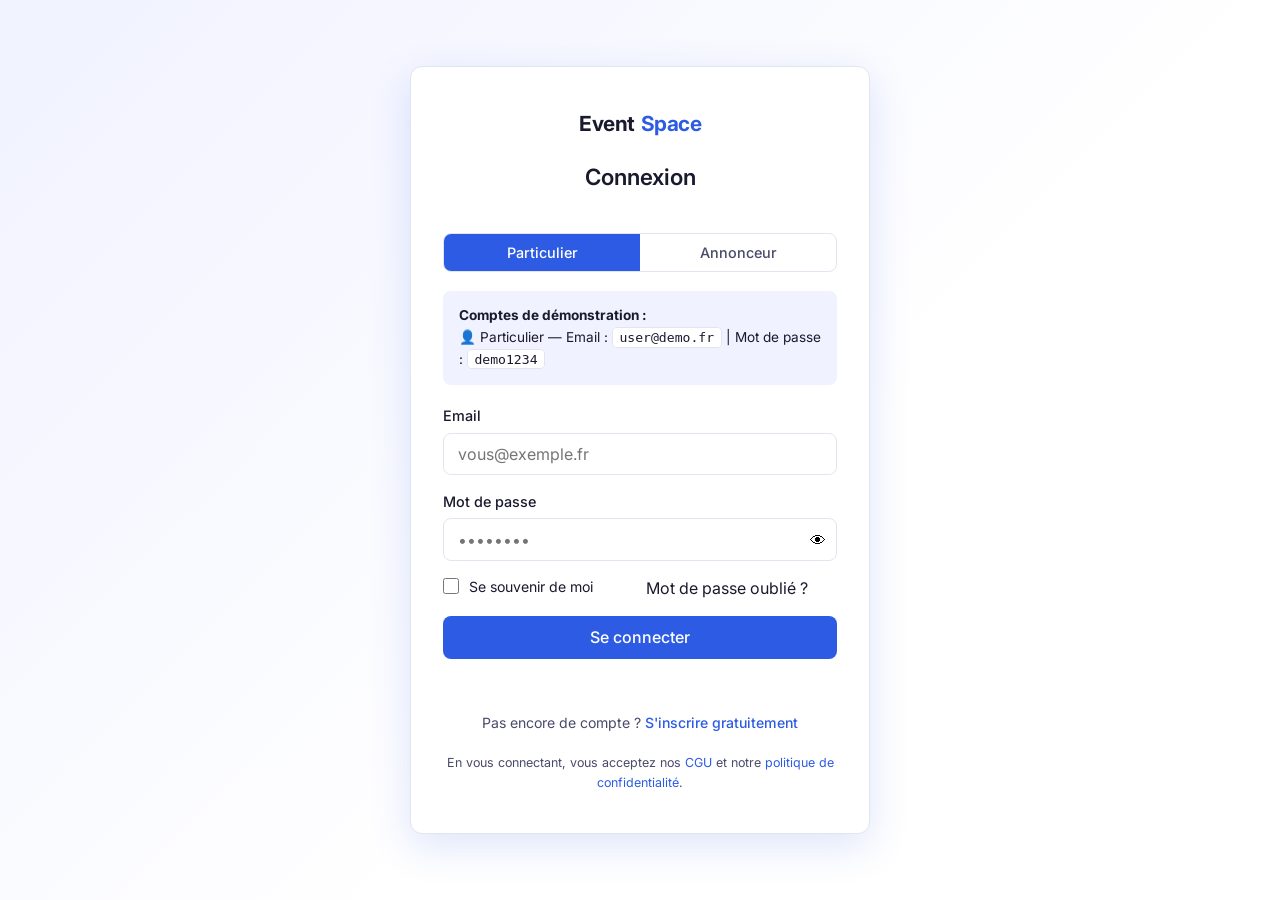
<file: dashboard-annonceur.html>
<!DOCTYPE html>
<html lang="fr">
<head>
  <meta charset="UTF-8" />
  <meta name="viewport" content="width=device-width, initial-scale=1.0" />
  <title>EventSpace – Espace Annonceur</title>
  <link rel="stylesheet" href="css/style.css" />
  <link href="https://fonts.googleapis.com/css2?family=Inter:wght@300;400;500;600;700&display=swap" rel="stylesheet" />
</head>
<body>
  <nav id="navbar">
    <div class="nav-inner">
      <a class="logo" href="index.html">Event<span>Space</span></a>
      <div class="nav-links">
        <a href="dashboard-annonceur.html" class="active">Tableau de bord</a>
      </div>
      <div class="nav-actions">
        <span class="nav-user" id="navUserName"></span>
        <span class="badge-annonceur">Annonceur</span>
        <button class="btn btn-ghost" onclick="logout()">Déconnexion</button>
        <button class="burger" id="burger">&#9776;</button>
      </div>
    </div>
  </nav>

  <div class="dashboard">
    <aside class="dash-sidebar">
      <div class="dash-avatar" id="dashAvatar"></div>
      <nav class="dash-nav">
        <a href="#overview" class="dash-link active" data-section="overview">📊 Vue d'ensemble</a>
        <a href="#mes-lieux" class="dash-link" data-section="mes-lieux">🏠 Mes lieux</a>
        <a href="#calendrier" class="dash-link" data-section="calendrier">📅 Calendrier</a>
        <a href="#demandes" class="dash-link" data-section="demandes">📨 Demandes</a>
        <a href="#avis" class="dash-link" data-section="avis">⭐ Avis</a>
        <a href="#finances" class="dash-link" data-section="finances">💰 Finances</a>
        <a href="#profil-ann" class="dash-link" data-section="profil-ann">👤 Profil</a>
        <a href="#legal-ann" class="dash-link" data-section="legal-ann">📋 Légal & RGPD</a>
      </nav>
    </aside>

    <main class="dash-content">
      <!-- OVERVIEW -->
      <section id="overview" class="dash-section active">
        <h2>Vue d'ensemble</h2>
        <div class="kpi-grid">
          <div class="kpi"><strong id="kpiViews">0</strong><span>Vues ce mois</span></div>
          <div class="kpi"><strong id="kpiBookings">0</strong><span>Réservations</span></div>
          <div class="kpi"><strong id="kpiRevenue">0 €</strong><span>Revenus</span></div>
          <div class="kpi"><strong id="kpiRating">—</strong><span>Note moyenne</span></div>
        </div>
        <div id="overviewDemandes"></div>
      </section>

      <!-- MES LIEUX -->
      <section id="mes-lieux" class="dash-section">
        <div class="section-header">
          <h2>Mes lieux</h2>
          <button class="btn btn-primary" onclick="openAddVenue()">+ Ajouter un lieu</button>
        </div>
        <div class="venues-grid" id="annVenuesList"></div>

        <!-- MODAL AJOUT LIEU -->
        <div class="modal-overlay" id="addVenueModal">
          <div class="modal">
            <h3>Ajouter / Modifier un lieu</h3>
            <button class="modal-close" onclick="closeAddVenue()">✕</button>
            <form id="venueForm" onsubmit="saveVenue(event)">
              <label>Nom du lieu <input type="text" id="vName" required /></label>
              <label>Adresse <input type="text" id="vAddress" required /></label>
              <label>Description <textarea id="vDesc" rows="3" required></textarea></label>
              <div class="form-row">
                <label>Prix €/h <input type="number" id="vPrice" required min="1" /></label>
                <label>Capacité max <input type="number" id="vCap" required min="1" /></label>
              </div>
              <label>Type
                <select id="vType">
                  <option>Salle de réception</option>
                  <option>Jardin / Espace extérieur</option>
                  <option>Rooftop</option>
                  <option>Loft / Studio</option>
                  <option>Château / Manoir</option>
                  <option>Salle de réunion</option>
                  <option>Autre</option>
                </select>
              </label>
              <label>Équipements (séparés par virgule)
                <input type="text" id="vAmenities" placeholder="Sono, Climatisation, Parking…" />
              </label>
              <label>URL Image principale
                <input type="url" id="vImg" placeholder="https://…" />
              </label>
              <label class="checkbox"><input type="checkbox" id="vPublished" checked /> Publier immédiatement</label>
              <button type="submit" class="btn btn-primary full">Enregistrer</button>
            </form>
          </div>
        </div>
      </section>

      <!-- CALENDRIER -->
      <section id="calendrier" class="dash-section">
        <h2>Calendrier des disponibilités</h2>
        <div class="calendar-nav">
          <button onclick="prevMonth()">◀</button>
          <h3 id="calTitle"></h3>
          <button onclick="nextMonth()">▶</button>
        </div>
        <div class="calendar" id="calGrid"></div>
        <p class="cal-legend"><span class="cal-available"></span> Disponible &nbsp; <span class="cal-booked"></span> Réservé &nbsp; <span class="cal-blocked"></span> Bloqué</p>
      </section>

      <!-- DEMANDES -->
      <section id="demandes" class="dash-section">
        <h2>Demandes de réservation</h2>
        <div id="demandesList"></div>
      </section>

      <!-- AVIS -->
      <section id="avis" class="dash-section">
        <h2>Avis clients</h2>
        <div id="avisList"></div>
      </section>

      <!-- FINANCES -->
      <section id="finances" class="dash-section">
        <h2>Finances</h2>
        <div class="kpi-grid">
          <div class="kpi"><strong id="finTotal">0 €</strong><span>Total encaissé</span></div>
          <div class="kpi"><strong id="finPending">0 €</strong><span>En attente</span></div>
          <div class="kpi"><strong id="finCommission">0 €</strong><span>Commission EventSpace (8%)</span></div>
        </div>
        <p class="legal-note">Conformément à la réglementation fiscale française, un récapitulatif annuel de vos revenus vous sera adressé avant le 31 janvier de chaque année. TVA applicable selon votre statut (art. 293B CGI si micro-entreprise).</p>
        <button class="btn btn-outline" onclick="downloadInvoices()">📥 Télécharger les factures</button>
      </section>

      <!-- PROFIL ANNONCEUR -->
      <section id="profil-ann" class="dash-section">
        <h2>Profil annonceur</h2>
        <form onsubmit="saveAnnProfile(event)">
          <div class="form-row">
            <label>Prénom <input type="text" id="annFirst" /></label>
            <label>Nom <input type="text" id="annLast" /></label>
          </div>
          <label>Email <input type="email" id="annEmail" /></label>
          <label>Téléphone <input type="tel" id="annPhone" /></label>
          <label>SIRET <input type="text" id="annSiret" maxlength="17" /></label>
          <label>RIB / IBAN (pour les versements)
            <input type="text" id="annIban" placeholder="FR76…" />
          </label>
          <button type="submit" class="btn btn-primary">Enregistrer</button>
        </form>
      </section>

      <!-- LEGAL RGPD ANNONCEUR -->
      <section id="legal-ann" class="dash-section">
        <h2>Légal & RGPD</h2>
        <div class="legal-block">
          <h3>Responsabilités de l'annonceur</h3>
          <ul>
            <li>Vous certifiez être propriétaire ou mandataire autorisé du lieu déclaré.</li>
            <li>Les informations publiées doivent être exactes, complètes et à jour.</li>
            <li>Vous êtes responsable du respect des réglementations locales (ERP, incendie, capacité).</li>
            <li>Toute annulation tardive (moins de 48h) est soumise aux pénalités définies dans les CGV.</li>
          </ul>
        </div>
        <div class="legal-block">
          <h3>Traitement des données (RGPD)</h3>
          <p>En tant que responsable de traitement conjoint, vous vous engagez à traiter les données des réservataires uniquement dans le cadre de la prestation et à ne pas les céder à des tiers. Base légale : exécution du contrat (art. 6.1.b RGPD).</p>
        </div>
        <div class="rgpd-actions">
          <button class="btn btn-outline" onclick="exportAnnData()">📥 Exporter mes données</button>
          <button class="btn btn-danger" onclick="requestAnnDeletion()">🗑️ Supprimer mon compte annonceur</button>
        </div>
      </section>
    </main>
  </div>

  <script src="js/data.js"></script>
  <script src="js/dashboard-annonceur.js"></script>
</body>
</html>
</file>
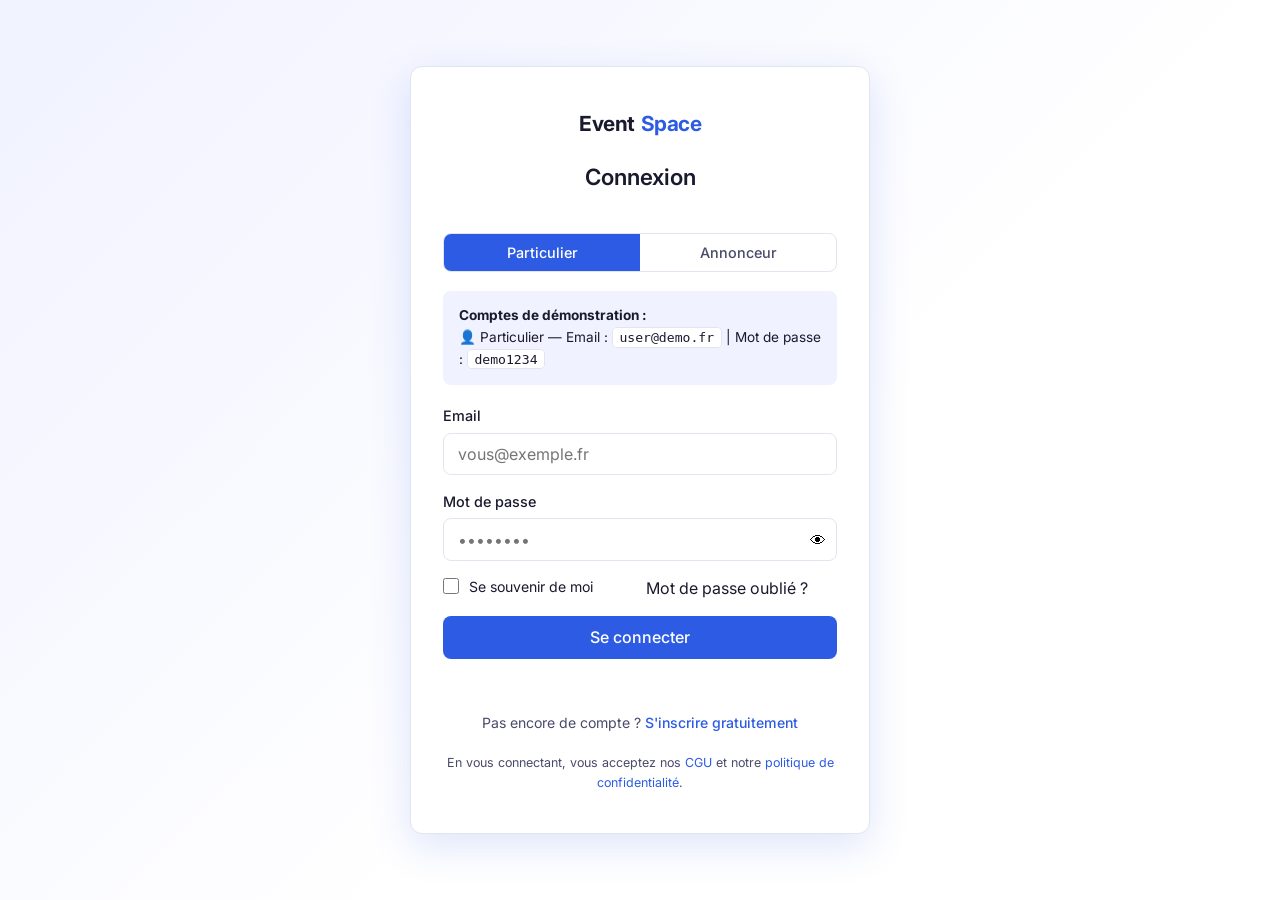
<file: dashboard-particulier.html>
<!DOCTYPE html>
<html lang="fr">
<head>
  <meta charset="UTF-8" />
  <meta name="viewport" content="width=device-width, initial-scale=1.0" />
  <title>EventSpace – Mon espace</title>
  <link rel="stylesheet" href="css/style.css" />
  <link href="https://fonts.googleapis.com/css2?family=Inter:wght@300;400;500;600;700&display=swap" rel="stylesheet" />
</head>
<body>
  <nav id="navbar">
    <div class="nav-inner">
      <a class="logo" href="index.html">Event<span>Space</span></a>
      <div class="nav-links">
        <a href="search.html">Chercher un lieu</a>
        <a href="dashboard-particulier.html" class="active">Mon espace</a>
      </div>
      <div class="nav-actions">
        <span class="nav-user" id="navUserName"></span>
        <button class="btn btn-ghost" onclick="logout()">Déconnexion</button>
        <button class="burger" id="burger">&#9776;</button>
      </div>
    </div>
  </nav>

  <div class="dashboard">
    <aside class="dash-sidebar">
      <div class="dash-avatar" id="dashAvatar"></div>
      <nav class="dash-nav">
        <a href="#reservations" class="dash-link active" data-section="reservations">📅 Mes réservations</a>
        <a href="#favoris" class="dash-link" data-section="favoris">❤️ Mes favoris</a>
        <a href="#messages" class="dash-link" data-section="messages">💬 Messages</a>
        <a href="#profil" class="dash-link" data-section="profil">👤 Mon profil</a>
        <a href="#securite" class="dash-link" data-section="securite">🔒 Sécurité</a>
        <a href="#rgpd" class="dash-link" data-section="rgpd">📋 Mes données (RGPD)</a>
      </nav>
    </aside>

    <main class="dash-content">
      <!-- RESERVATIONS -->
      <section id="reservations" class="dash-section active">
        <h2>Mes réservations</h2>
        <div id="reservationsList"></div>
        <a href="search.html" class="btn btn-primary">+ Nouvelle réservation</a>
      </section>

      <!-- FAVORIS -->
      <section id="favoris" class="dash-section">
        <h2>Mes lieux favoris</h2>
        <div class="venues-grid" id="favorisList"></div>
      </section>

      <!-- MESSAGES -->
      <section id="messages" class="dash-section">
        <h2>Messages</h2>
        <div class="messages-list" id="messagesList"></div>
      </section>

      <!-- PROFIL -->
      <section id="profil" class="dash-section">
        <h2>Mon profil</h2>
        <form onsubmit="saveProfile(event)">
          <div class="form-row">
            <label>Prénom <input type="text" id="profileFirst" /></label>
            <label>Nom <input type="text" id="profileLast" /></label>
          </div>
          <label>Email <input type="email" id="profileEmail" /></label>
          <label>Téléphone <input type="tel" id="profilePhone" /></label>
          <button type="submit" class="btn btn-primary">Enregistrer</button>
        </form>
      </section>

      <!-- SECURITE -->
      <section id="securite" class="dash-section">
        <h2>Sécurité</h2>
        <form onsubmit="changePassword(event)">
          <label>Mot de passe actuel <input type="password" id="curPass" /></label>
          <label>Nouveau mot de passe <input type="password" id="newPass" minlength="8" /></label>
          <label>Confirmer <input type="password" id="confirmPass" /></label>
          <button type="submit" class="btn btn-primary">Mettre à jour</button>
          <p id="passMsg" class="form-success"></p>
        </form>
        <hr/>
        <h3>Double authentification</h3>
        <p>Renforcez la sécurité de votre compte avec la 2FA (fonctionnalité disponible prochainement).</p>
      </section>

      <!-- RGPD -->
      <section id="rgpd" class="dash-section">
        <h2>Mes données personnelles (RGPD)</h2>
        <p>Conformément au <strong>Règlement Général sur la Protection des Données (RGPD – UE 2016/679)</strong>, vous disposez des droits suivants :</p>
        <ul class="rgpd-list">
          <li>✅ <strong>Droit d'accès</strong> – Téléchargez l'intégralité de vos données</li>
          <li>✏️ <strong>Droit de rectification</strong> – Modifiez vos informations dans l'onglet Profil</li>
          <li>🗑️ <strong>Droit à l'effacement</strong> – Demandez la suppression de votre compte</li>
          <li>📤 <strong>Droit à la portabilité</strong> – Exportez vos données en JSON/CSV</li>
          <li>🚫 <strong>Droit d'opposition</strong> – Opposez-vous au traitement à des fins marketing</li>
        </ul>
        <div class="rgpd-actions">
          <button class="btn btn-outline" onclick="exportData()">📥 Exporter mes données (JSON)</button>
          <button class="btn btn-danger" onclick="requestDeletion()">🗑️ Supprimer mon compte</button>
        </div>
        <p class="legal-note">Pour toute demande relative à vos droits, contactez notre DPO : <a href="mailto:dpo@eventspace.fr">dpo@eventspace.fr</a> — Réponse sous 30 jours maximum.</p>
      </section>
    </main>
  </div>

  <script src="js/data.js"></script>
  <script src="js/dashboard-particulier.js"></script>
</body>
</html>
</file>
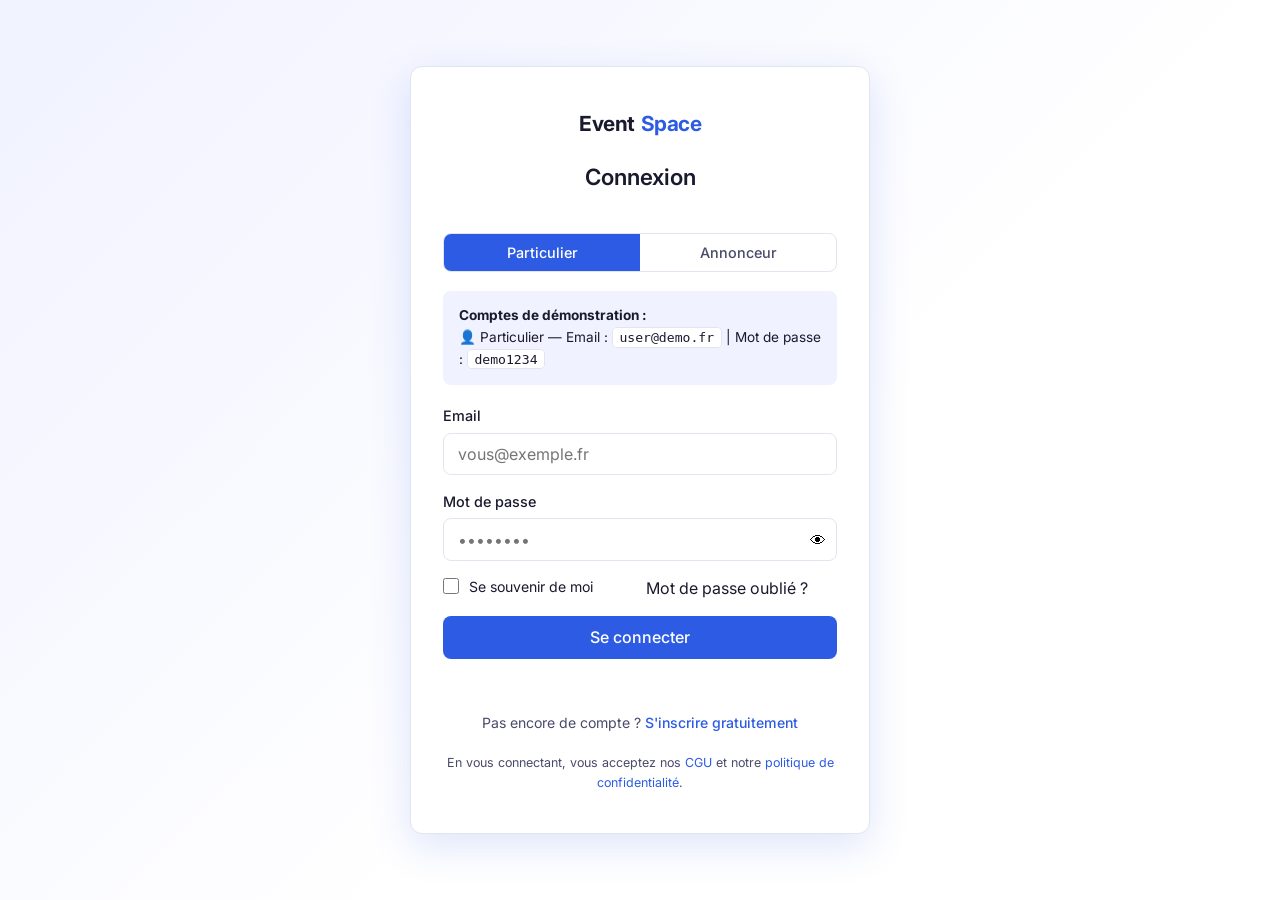
<file: login.html>
<!DOCTYPE html>
<html lang="fr">
<head>
  <meta charset="UTF-8" />
  <meta name="viewport" content="width=device-width, initial-scale=1.0" />
  <title>EventSpace – Connexion</title>
  <link rel="stylesheet" href="css/style.css" />
  <link href="https://fonts.googleapis.com/css2?family=Inter:wght@300;400;500;600;700&family=Bricolage+Grotesque:opsz,wght@12..96,700;12..96,800&display=swap" rel="stylesheet" />
</head>
<body class="auth-page">
  <div class="auth-container">
    <a class="logo" href="index.html">Event<span>Space</span></a>
    <h2>Connexion</h2>

    <div class="tab-switch">
      <button class="tab active" data-tab="particulier" onclick="switchTab('particulier')">Particulier</button>
      <button class="tab" data-tab="annonceur" onclick="switchTab('annonceur')">Annonceur</button>
    </div>

    <div class="demo-info" id="demoInfo">
      <strong>Comptes de démonstration :</strong><br/>
      <span id="demoHint">👤 Particulier — Email : <code>user@demo.fr</code> | Mot de passe : <code>demo1234</code></span>
    </div>

    <form id="loginForm" onsubmit="handleLogin(event)">
      <label>Email
        <input type="email" id="loginEmail" required placeholder="vous@exemple.fr" autocomplete="email" />
      </label>
      <label>Mot de passe
        <div class="pass-wrap">
          <input type="password" id="loginPass" required placeholder="••••••••" autocomplete="current-password" />
          <button type="button" class="eye-btn" onclick="togglePass('loginPass')">👁</button>
        </div>
      </label>
      <div class="form-row">
        <label class="checkbox"><input type="checkbox" id="rememberMe" /> Se souvenir de moi</label>
        <a href="#" class="link-small">Mot de passe oublié ?</a>
      </div>
      <button type="submit" class="btn btn-primary full">Se connecter</button>
      <p id="loginError" class="form-error"></p>
    </form>
    <p class="auth-switch">Pas encore de compte ? <a href="register.html">S'inscrire gratuitement</a></p>

    <div class="legal-note">
      En vous connectant, vous acceptez nos <a href="#">CGU</a> et notre <a href="#">politique de confidentialité</a>.
    </div>
  </div>

  <script src="js/data.js"></script>
  <script src="js/store.js"></script>
  <script src="js/auth.js"></script>
</body>
</html>
</file>
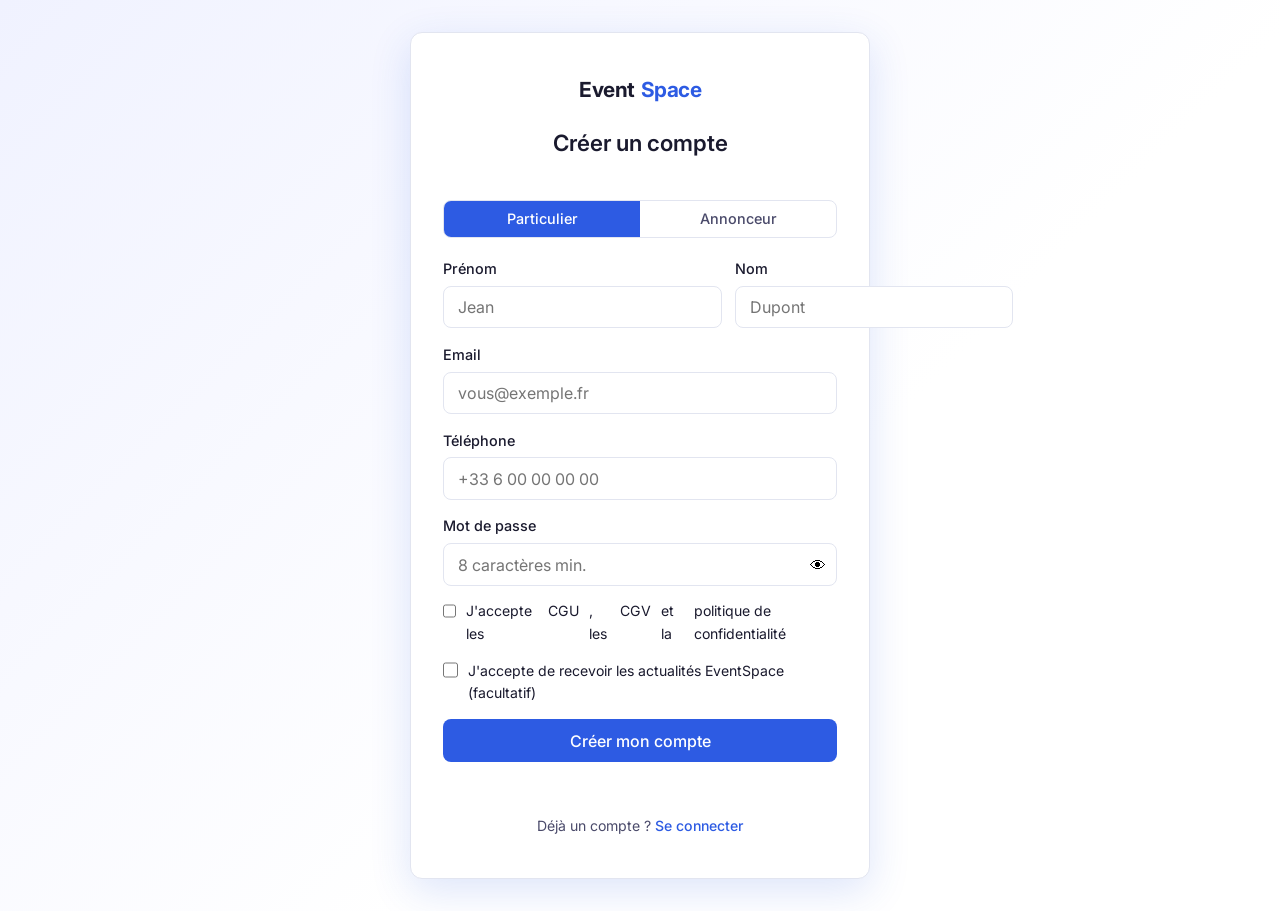
<file: register.html>
<!DOCTYPE html>
<html lang="fr">
<head>
  <meta charset="UTF-8" />
  <meta name="viewport" content="width=device-width, initial-scale=1.0" />
  <title>EventSpace – Inscription</title>
  <link rel="stylesheet" href="css/style.css" />
  <link href="https://fonts.googleapis.com/css2?family=Inter:wght@300;400;500;600;700&display=swap" rel="stylesheet" />
</head>
<body class="auth-page">
  <div class="auth-container">
    <a class="logo" href="index.html">Event<span>Space</span></a>
    <h2>Créer un compte</h2>

    <div class="tab-switch">
      <button class="tab active" data-tab="particulier" onclick="switchRegTab('particulier')">Particulier</button>
      <button class="tab" data-tab="annonceur" onclick="switchRegTab('annonceur')">Annonceur</button>
    </div>

    <form id="registerForm" onsubmit="handleRegister(event)">
      <div class="form-row">
        <label>Prénom <input type="text" id="regFirstName" required placeholder="Jean" /></label>
        <label>Nom <input type="text" id="regLastName" required placeholder="Dupont" /></label>
      </div>
      <label>Email <input type="email" id="regEmail" required placeholder="vous@exemple.fr" /></label>
      <label>Téléphone <input type="tel" id="regPhone" placeholder="+33 6 00 00 00 00" /></label>
      <label>Mot de passe
        <div class="pass-wrap">
          <input type="password" id="regPass" required placeholder="8 caractères min." minlength="8" />
          <button type="button" class="eye-btn" onclick="togglePass('regPass')">👁</button>
        </div>
      </label>
      <div id="annonceurFields" style="display:none">
        <hr/><p class="section-label">Informations du lieu</p>
        <label>Nom de l'établissement <input type="text" id="regVenueName" placeholder="Salle des Étoiles" /></label>
        <label>Adresse complète <input type="text" id="regAddress" placeholder="12 rue de la Paix, 75001 Paris" /></label>
        <label>SIRET (facultatif) <input type="text" id="regSiret" placeholder="123 456 789 00012" maxlength="17" /></label>
        <label>Type de lieu
          <select id="regVenueType">
            <option>Salle de réception</option>
            <option>Jardin / Espace extérieur</option>
            <option>Rooftop</option>
            <option>Loft / Studio</option>
            <option>Château / Manoir</option>
            <option>Salle de réunion</option>
            <option>Autre</option>
          </select>
        </label>
      </div>
      <label class="checkbox">
        <input type="checkbox" id="regCGU" required />
        J'accepte les <a href="legal/cgu.html" target="_blank">CGU</a>, les <a href="legal/cgv.html" target="_blank">CGV</a> et la <a href="legal/privacy.html" target="_blank">politique de confidentialité</a>
      </label>
      <label class="checkbox">
        <input type="checkbox" id="regNewsletter" />
        J'accepte de recevoir les actualités EventSpace (facultatif)
      </label>
      <button type="submit" class="btn btn-primary full">Créer mon compte</button>
      <p id="registerError" class="form-error"></p>
    </form>
    <p class="auth-switch">Déjà un compte ? <a href="login.html">Se connecter</a></p>
  </div>

  <script src="js/data.js"></script>
  <script src="js/auth.js"></script>
</body>
</html>
</file>
<file: css/style.css>
/* ============================================================
   EventSpace — css/style.css  (v2 — source unique de styles)
   ============================================================ */

/* ── RESET & BASE ── */
*, *::before, *::after { box-sizing: border-box; margin: 0; padding: 0; }
html { scroll-behavior: smooth; font-size: 16px; scroll-padding-top: 72px; }
body { font-family: 'Inter', sans-serif; color: #1a1a2e; background: #fafafa; line-height: 1.6; -webkit-font-smoothing: antialiased; -moz-osx-font-smoothing: grayscale; }
a { color: inherit; text-decoration: none; }
img { max-width: 100%; display: block; }
input, select, textarea, button { font-family: inherit; font-size: 1rem; outline: none; }

/* ── VARIABLES ── */
:root {
  --font-display: 'Bricolage Grotesque','Inter',sans-serif;
  --font-body:    'Inter',sans-serif;
  --primary:      #2d5be3;
  --primary-dark: #1e3fad;
  --accent:       #e85d26;
  --dark:         #1a1a2e;
  --mid:          #4a4a6a;
  --light:        #f0f2ff;
  --border:       #e2e5f0;
  --radius:       12px;
  --radius-sm:    8px;
  --shadow:       0 4px 20px rgba(45,91,227,.10);
  --shadow-lg:    0 12px 40px rgba(45,91,227,.16);
  --ease:         cubic-bezier(0.16, 1, 0.3, 1);
  --transition:   .22s cubic-bezier(0.16, 1, 0.3, 1);
}

/* ── TYPOGRAPHY ── */
h1 { font-size: clamp(2rem,5vw,3.2rem); font-weight: 700; line-height: 1.15; }
h2 { font-size: clamp(1.4rem,3vw,2rem); font-weight: 600; margin-bottom: 1.2rem; }
h3 { font-size: 1.15rem; font-weight: 600; }
p  { color: var(--mid); }

/* ── BUTTONS ── */
.btn { display:inline-flex; align-items:center; justify-content:center; gap:.4rem; padding:.6rem 1.4rem; border-radius:var(--radius-sm); font-weight:500; cursor:pointer; border:2px solid transparent; transition:all var(--transition); white-space:nowrap; text-decoration:none; }
.btn-primary  { background:var(--primary); color:#fff; }
.btn-primary:hover  { background:var(--primary-dark); transform:translateY(-1px); box-shadow:var(--shadow); }
.btn-ghost    { background:transparent; color:var(--mid); }
.btn-ghost:hover    { color:var(--primary); background:var(--light); }
.btn-outline  { background:transparent; color:var(--primary); border-color:var(--primary); }
.btn-outline:hover  { background:var(--primary); color:#fff; }
.btn-danger   { background:#e53e3e; color:#fff; border-color:#e53e3e; }
.btn-danger:hover   { background:#c53030; }
.full { width:100%; justify-content:center; }

/* ── NAVBAR ── */
#navbar { position:sticky; top:0; z-index:100; background:rgba(255,255,255,.95); backdrop-filter:blur(12px); border-bottom:1px solid var(--border); transition:box-shadow .3s ease; }
#navbar.scrolled { box-shadow:0 4px 24px rgba(45,91,227,.08); }
.nav-inner { max-width:1200px; margin:0 auto; padding:.9rem 1.5rem; display:flex; align-items:center; gap:1.5rem; }
.logo { font-size:1.25rem; font-weight:700; color:var(--dark); letter-spacing:-.5px; display:flex; align-items:center; gap:6px; }
.logo span { color:var(--primary); }
.nav-links { display:flex; gap:1.5rem; margin-left:.5rem; flex:1; }
.nav-links a { font-size:.9rem; font-weight:500; color:var(--mid); transition:color var(--transition); }
.nav-links a:hover, .nav-links a.active { color:var(--primary); }
.nav-actions { display:flex; align-items:center; gap:.6rem; margin-left:auto; }
.burger { display:none; background:none; border:none; cursor:pointer; padding:.3rem; flex-direction:column; gap:5px; }
.burger span { display:block; width:22px; height:2px; background:var(--dark); border-radius:2px; transition:all .25s ease; }
@media(max-width:768px) {
  .nav-links { display:none; flex-direction:column; position:absolute; top:63px; left:0; right:0; background:#fff; padding:1.2rem 1.5rem 1.5rem; border-bottom:1px solid var(--border); box-shadow:var(--shadow); z-index:99; gap:.8rem; }
  .nav-links.open { display:flex; }
  .nav-links a { font-size:1rem; padding:.4rem 0; border-bottom:1px solid var(--border); }
  .nav-links a:last-child { border-bottom:none; }
  .burger { display:flex; }
}

/* ── SHARED UTILITIES ── */
.section-wrap { max-width:1200px; margin:0 auto; }
.section-eyebrow { display:inline-block; font-size:.75rem; font-weight:600; text-transform:uppercase; letter-spacing:.1em; color:var(--primary); margin-bottom:10px; }
.section-title { font-family:var(--font-display); font-size:clamp(1.5rem,2.5vw,2rem); font-weight:700; color:var(--dark); margin-bottom:8px; letter-spacing:-.02em; }
.section-sub { font-size:.92rem; color:var(--mid); margin-bottom:36px; }

/* ── REVEAL ANIMATION ── */
.reveal { opacity:0; transform:translateY(24px); transition:opacity .55s ease,transform .55s ease; }
.reveal.visible { opacity:1; transform:translateY(0); }
.reveal-d1 { transition-delay:.1s; }
.reveal-d2 { transition-delay:.2s; }
.reveal-d3 { transition-delay:.3s; }

/* ── HERO ── */
.hero-section { background:#fafafa; padding:96px 1.5rem 100px; max-width:1200px; margin:0 auto; display:grid; grid-template-columns:1fr 1fr; gap:56px; align-items:center; }
.hero-eyebrow { display:inline-flex; align-items:center; gap:8px; padding:5px 14px; background:var(--light); border:1px solid rgba(45,91,227,.18); border-radius:100px; font-size:.78rem; font-weight:600; color:var(--primary); letter-spacing:.04em; margin-bottom:20px; }
.hero-eyebrow-dot { width:6px; height:6px; background:var(--primary); border-radius:50%; animation:pulseDot 2s ease infinite; }
.hero-title { font-family:var(--font-display); font-size:clamp(2.2rem,4.5vw,3.6rem); font-weight:800; line-height:1.1; color:var(--dark); margin-bottom:18px; letter-spacing:-.03em; }
.hero-title em { font-style:normal; color:var(--primary); }
.hero-subtitle { font-size:1.05rem; color:var(--mid); max-width:460px; line-height:1.75; margin-bottom:32px; }
.hero-search-card { background:#fff; border:1.5px solid var(--border); border-radius:var(--radius); padding:20px; box-shadow:var(--shadow); margin-bottom:32px; }
.hero-search-label { font-size:.76rem; font-weight:600; text-transform:uppercase; letter-spacing:.07em; color:var(--mid); margin-bottom:12px; display:flex; align-items:center; gap:6px; }
.hero-search-row { display:flex; gap:8px; flex-wrap:wrap; }
.hero-search-row input,.hero-search-row select { flex:1; min-width:130px; padding:11px 14px; border:1.5px solid var(--border); border-radius:var(--radius-sm); background:#fafafa; color:var(--dark); font-size:.9rem; transition:border-color .2s; }
.hero-search-row input:focus,.hero-search-row select:focus { border-color:var(--primary); background:#fff; box-shadow:0 0 0 3px rgba(45,91,227,.08); }
.hero-tags { display:flex; flex-wrap:wrap; gap:7px; margin-top:12px; }
.hero-tag { padding:4px 12px; border-radius:100px; border:1px solid var(--border); background:transparent; font-size:.76rem; color:var(--mid); cursor:pointer; transition:all .18s; }
.hero-tag:hover { border-color:var(--primary); color:var(--primary); background:var(--light); }
.hero-mini-stats { display:flex; gap:28px; }
.hero-mini-stat strong { display:block; font-family:var(--font-display); font-size:1.55rem; font-weight:700; color:var(--dark); line-height:1; }
.hero-mini-stat strong small { font-size:.9rem; font-weight:500; }
.hero-mini-stat span { font-size:.76rem; color:var(--mid); }
.hero-content>*{animation:heroFade .7s ease both;}
.hero-content>*:nth-child(1){animation-delay:0s} .hero-content>*:nth-child(2){animation-delay:.1s} .hero-content>*:nth-child(3){animation-delay:.2s} .hero-content>*:nth-child(4){animation-delay:.3s} .hero-content>*:nth-child(5){animation-delay:.4s}

/* Hero visual */
.hero-visual { position:relative; display:flex; align-items:center; justify-content:center; padding:18px 24px 36px; }
.hero-visual-inner { position:relative; width:100%; max-width:460px; }
.hero-img-wrap { border-radius:var(--radius); overflow:hidden; box-shadow:var(--shadow-lg); animation:floatUp .9s .2s ease both; }
.hero-img-wrap img { width:100%; height:300px; object-fit:cover; display:block; }
.hero-mini-cards { display:grid; grid-template-columns:1fr 1fr; gap:10px; margin-top:10px; animation:floatUp .9s .45s ease both; }
.hero-mini-card { background:#fff; border:1.5px solid var(--border); border-radius:10px; overflow:hidden; box-shadow:var(--shadow); position:relative; transition:transform .2s; cursor:pointer; }
.hero-mini-card:hover { transform:translateY(-2px); }
.hero-mini-card img { width:100%; height:70px; object-fit:cover; display:block; }
.hero-mini-card-body { padding:7px 10px 9px; }
.hero-mini-card-name { font-size:.72rem; font-weight:600; color:var(--dark); white-space:nowrap; overflow:hidden; text-overflow:ellipsis; }
.hero-mini-card-price { font-size:.7rem; color:var(--primary); font-weight:600; margin-top:1px; }
.hero-mini-card-badge { position:absolute; top:5px; right:5px; background:rgba(255,255,255,.92); border-radius:6px; padding:2px 6px; font-size:.62rem; font-weight:700; color:var(--dark); display:flex; align-items:center; gap:2px; }
.star-gold { color:#f59e0b; }
.hero-float-badge { position:absolute; top:-4px; right:-16px; z-index:3; background:var(--primary); color:#fff; border-radius:12px; padding:10px 16px; font-size:.78rem; font-weight:600; box-shadow:0 8px 24px rgba(45,91,227,.35); animation:floatAnim 4s 2s ease-in-out infinite; text-align:center; white-space:nowrap; }
.badge-num { font-family:var(--font-display); font-size:1.5rem; font-weight:800; display:block; line-height:1; }
.hero-float-card { position:absolute; bottom:-4px; left:-16px; z-index:3; background:#fff; border:1px solid var(--border); border-radius:14px; padding:12px 16px; box-shadow:var(--shadow-lg); animation:floatAnim 4s ease-in-out infinite; }
.float-card-row { display:flex; align-items:center; gap:10px; margin-bottom:5px; }
.float-avatar { width:30px; height:30px; border-radius:50%; background:var(--primary); color:#fff; font-size:.72rem; font-weight:700; display:flex; align-items:center; justify-content:center; flex-shrink:0; }
.float-name  { font-size:.8rem; font-weight:600; color:var(--dark); }
.float-stars { color:#f59e0b; font-size:.68rem; }
.float-text  { font-size:.72rem; color:var(--mid); max-width:160px; line-height:1.45; }

/* ── STATS BAR ── */
.stats-bar { background:var(--primary); padding:36px 1.5rem; }
.stats-bar-inner { max-width:1200px; margin:0 auto; display:grid; grid-template-columns:repeat(4,1fr); }
.stat-block { text-align:center; padding:0 1rem; border-right:1px solid rgba(255,255,255,.2); }
.stat-block:last-child { border-right:none; }
.stat-block strong { display:block; font-family:var(--font-display); font-size:clamp(1.7rem,2.5vw,2.2rem); font-weight:800; color:#fff; line-height:1; margin-bottom:4px; }
.stat-block strong small { font-size:1rem; opacity:.8; font-weight:500; }
.stat-block span { font-size:.82rem; color:rgba(255,255,255,.75); }

/* ── FEATURES ── */
.features-section { padding:88px 1.5rem; background:#fff; }
.features-grid { display:grid; grid-template-columns:repeat(3,1fr); gap:28px; margin-top:48px; }
.feature-card { background:var(--light); border:1.5px solid transparent; border-radius:var(--radius); padding:36px 28px; transition:all .25s; position:relative; overflow:hidden; }
.feature-card::before { content:''; position:absolute; top:0; left:0; right:0; height:3px; background:linear-gradient(90deg,var(--primary),#60a5fa); transform:scaleX(0); transform-origin:left; transition:transform .3s ease; border-radius:2px 2px 0 0; }
.feature-card:hover { border-color:rgba(45,91,227,.18); background:#fff; transform:translateY(-4px); box-shadow:var(--shadow-lg); }
.feature-card:hover::before { transform:scaleX(1); }
.feature-icon { width:52px; height:52px; border-radius:14px; background:#fff; border:1.5px solid rgba(45,91,227,.15); display:flex; align-items:center; justify-content:center; margin-bottom:20px; color:var(--primary); transition:all .25s; }
.feature-card:hover .feature-icon { background:var(--primary); color:#fff; border-color:transparent; }
.feature-card h3 { font-family:var(--font-display); font-size:1.05rem; font-weight:700; color:var(--dark); margin-bottom:10px; }
.feature-card p { font-size:.88rem; color:var(--mid); line-height:1.75; }
.feature-tag { display:inline-flex; align-items:center; gap:5px; margin-top:16px; font-size:.75rem; font-weight:600; color:var(--primary); }

/* ── CATEGORIES ── */
.categories-section { padding:80px 1.5rem; background:#fafafa; }
.categories-grid { display:grid; grid-template-columns:repeat(auto-fill,minmax(130px,1fr)); gap:14px; }
.cat-card { background:#fff; border:1.5px solid var(--border); border-radius:var(--radius); padding:22px 12px; text-align:center; cursor:pointer; transition:all .22s; text-decoration:none; display:flex; flex-direction:column; align-items:center; gap:10px; }
.cat-card:hover { border-color:var(--primary); background:var(--light); transform:translateY(-3px); box-shadow:var(--shadow); }
.cat-icon-wrap { width:48px; height:48px; border-radius:12px; display:flex; align-items:center; justify-content:center; transition:transform .22s; }
.cat-card:hover .cat-icon-wrap { transform:scale(1.1); }
.cat-name { font-size:.8rem; font-weight:600; color:var(--dark); line-height:1.3; }
.cat-count { font-size:.7rem; color:var(--mid); }

/* ── HOW IT WORKS ── */
.hiw-section { padding:80px 1.5rem; background:#fff; }
.hiw-tabs-row { display:flex; background:rgba(45,91,227,.1); border-radius:10px; padding:4px; width:fit-content; margin-bottom:44px; }
.hiw-tab { padding:9px 22px; border:none; background:transparent; border-radius:7px; font-size:.88rem; font-weight:500; color:var(--mid); cursor:pointer; transition:all .18s; }
.hiw-tab.active { background:var(--primary); color:#fff; font-weight:600; }
.hiw-panel { display:none; }
.hiw-panel.active { display:grid; grid-template-columns:repeat(3,1fr); gap:24px; }
.hiw-step { background:var(--light); border:1.5px solid var(--border); border-radius:var(--radius); padding:30px 24px; position:relative; overflow:hidden; transition:box-shadow .22s,transform .22s; }
.hiw-step:hover { box-shadow:var(--shadow); transform:translateY(-2px); }
.hiw-step-num { position:absolute; top:16px; right:18px; font-family:var(--font-display); font-size:4.5rem; font-weight:800; color:rgba(45,91,227,.06); line-height:1; pointer-events:none; }
.hiw-icon-wrap { width:44px; height:44px; border-radius:12px; background:#fff; border:1.5px solid rgba(45,91,227,.15); display:flex; align-items:center; justify-content:center; margin-bottom:16px; color:var(--primary); }
.hiw-step h3 { font-size:1.02rem; font-weight:600; color:var(--dark); margin-bottom:8px; }
.hiw-step p  { font-size:.88rem; color:var(--mid); line-height:1.7; }

/* ── FEATURED VENUES ── */
.featured-section { padding:80px 1.5rem; background:#fafafa; }
.featured-head { display:flex; justify-content:space-between; align-items:flex-end; flex-wrap:wrap; gap:16px; margin-bottom:28px; }
.venue-filter-tabs { display:flex; gap:8px; flex-wrap:wrap; margin-bottom:28px; }
.vf-tab { padding:6px 16px; border:1.5px solid var(--border); border-radius:100px; background:transparent; font-size:.8rem; color:var(--mid); cursor:pointer; transition:all .18s; }
.vf-tab.active,.vf-tab:hover { border-color:var(--primary); color:var(--primary); background:var(--light); }

/* ── VENUE CARDS ── */
.venues-grid { display:grid; grid-template-columns:repeat(auto-fill,minmax(280px,1fr)); gap:1.5rem; margin-bottom:2rem; }
.venue-card { background:#fff; border-radius:var(--radius); border:1px solid var(--border); overflow:hidden; transition:box-shadow var(--transition),transform var(--transition); cursor:pointer; }
.venue-card:hover { box-shadow:var(--shadow-lg); transform:translateY(-4px); }
.venue-card-img { width:100%; height:188px; object-fit:cover; display:block; background:var(--light); }
.venue-card-body { padding:1rem 1.1rem 1.2rem; }
.venue-card-type { font-size:.72rem; font-weight:600; text-transform:uppercase; letter-spacing:.5px; color:var(--primary); margin-bottom:.3rem; }
.venue-card h3 { font-size:1rem; font-weight:600; margin-bottom:.3rem; color:var(--dark); }
.venue-card-meta { display:flex; gap:.8rem; font-size:.83rem; color:var(--mid); flex-wrap:wrap; align-items:center; }
.venue-card-meta svg { flex-shrink:0; }
.venue-card-meta-row { display:flex; justify-content:space-between; align-items:center; margin-top:8px; }
.venue-card-price { font-size:.95rem; font-weight:600; color:var(--primary); }
.venue-card-rating { font-size:.82rem; color:var(--mid); display:flex; align-items:center; gap:3px; }
.venue-card-rating svg { color:#f59e0b; }

/* ── TESTIMONIALS ── */
.testimonials-section { padding:80px 1.5rem; background:#fff; }
.testi-grid { display:grid; grid-template-columns:repeat(3,1fr); gap:22px; margin-top:44px; }
.testi-card { background:var(--light); border:1.5px solid transparent; border-radius:var(--radius); padding:28px; transition:all .22s; display:flex; flex-direction:column; }
.testi-card:hover { border-color:rgba(45,91,227,.2); transform:translateY(-3px); box-shadow:var(--shadow); background:#fff; }
.testi-quote-icon { font-family:Georgia,serif; font-size:2.8rem; line-height:.6; color:rgba(45,91,227,.2); margin-bottom:14px; display:block; }
.testi-stars  { color:#f59e0b; font-size:.85rem; margin-bottom:10px; letter-spacing:.05em; }
.testi-text   { font-size:.9rem; color:var(--mid); line-height:1.75; margin-bottom:20px; flex:1; }
.testi-footer { display:flex; align-items:center; gap:12px; }
.testi-avatar { width:40px; height:40px; border-radius:50%; background:var(--primary); color:#fff; font-size:.85rem; font-weight:700; display:flex; align-items:center; justify-content:center; flex-shrink:0; }
.testi-info strong { font-size:.875rem; color:var(--dark); display:block; }
.testi-info span   { font-size:.75rem; color:var(--mid); }

/* ── PRICING ── */
.pricing-section { padding:88px 1.5rem; background:#fafafa; }
.pricing-grid { display:grid; grid-template-columns:repeat(3,1fr); gap:24px; margin-top:48px; }
.pricing-card { background:#fff; border:1.5px solid var(--border); border-radius:var(--radius); padding:36px 28px 32px; position:relative; transition:all .25s; display:flex; flex-direction:column; }
.pricing-card:hover { box-shadow:var(--shadow-lg); transform:translateY(-3px); }
.pricing-card.pricing-popular { border-color:var(--primary); background:var(--dark); }
.pricing-popular-badge { position:absolute; top:-13px; left:50%; transform:translateX(-50%); background:var(--accent); color:#fff; font-size:.72rem; font-weight:700; letter-spacing:.06em; text-transform:uppercase; padding:4px 14px; border-radius:100px; white-space:nowrap; }
.pricing-plan { font-size:.75rem; font-weight:600; text-transform:uppercase; letter-spacing:.1em; color:var(--primary); margin-bottom:8px; }
.pricing-popular .pricing-plan { color:rgba(255,255,255,.55); }
.pricing-price { font-family:var(--font-display); font-size:3rem; font-weight:800; color:var(--dark); line-height:1; margin-bottom:4px; letter-spacing:-.03em; }
.pricing-popular .pricing-price { color:#fff; }
.pricing-price sup { font-size:1.2rem; font-weight:600; vertical-align:super; }
.pricing-price-sub { font-size:.8rem; color:var(--mid); margin-bottom:20px; }
.pricing-popular .pricing-price-sub { color:rgba(255,255,255,.5); }
.pricing-desc { font-size:.88rem; color:var(--mid); line-height:1.65; margin-bottom:24px; padding-bottom:24px; border-bottom:1px solid var(--border); }
.pricing-popular .pricing-desc { color:rgba(255,255,255,.65); border-bottom-color:rgba(255,255,255,.12); }
.pricing-features { list-style:none; display:flex; flex-direction:column; gap:10px; margin-bottom:28px; flex:1; }
.pricing-features li { font-size:.87rem; color:var(--mid); display:flex; align-items:flex-start; gap:10px; }
.pricing-popular .pricing-features li { color:rgba(255,255,255,.75); }
.pricing-check { width:18px; height:18px; border-radius:50%; background:rgba(45,91,227,.12); color:var(--primary); display:flex; align-items:center; justify-content:center; flex-shrink:0; font-size:.62rem; margin-top:1px; }
.pricing-popular .pricing-check { background:rgba(255,255,255,.15); color:#fff; }
.pricing-cta { margin-top:auto; }
.btn-pricing-outline { display:flex; align-items:center; justify-content:center; width:100%; padding:.75rem 1.4rem; border:1.5px solid var(--primary); border-radius:var(--radius-sm); background:transparent; color:var(--primary); font-weight:600; font-size:.92rem; cursor:pointer; text-decoration:none; transition:all .2s; }
.btn-pricing-outline:hover { background:var(--primary); color:#fff; }
.btn-pricing-primary { display:flex; align-items:center; justify-content:center; width:100%; padding:.75rem 1.4rem; border:none; border-radius:var(--radius-sm); background:var(--primary); color:#fff; font-weight:600; font-size:.92rem; cursor:pointer; text-decoration:none; transition:all .2s; }
.btn-pricing-primary:hover { background:var(--primary-dark); transform:translateY(-1px); box-shadow:0 6px 20px rgba(45,91,227,.4); }

/* ── CTA SECTION ── */
.cta-section { padding:80px 1.5rem; background:#fff; }
.cta-card { max-width:1200px; margin:0 auto; background:var(--dark); border-radius:calc(var(--radius)*1.5); padding:56px 48px; display:grid; grid-template-columns:1fr auto; gap:48px; align-items:center; position:relative; overflow:hidden; }
.cta-card::before { content:''; position:absolute; top:-80px; right:-80px; width:360px; height:360px; background:radial-gradient(circle,rgba(45,91,227,.3) 0%,transparent 70%); pointer-events:none; }
.cta-card::after  { content:''; position:absolute; bottom:-60px; left:40%; width:280px; height:280px; background:radial-gradient(circle,rgba(232,93,38,.12) 0%,transparent 70%); pointer-events:none; }
.cta-label { display:inline-block; font-size:.74rem; font-weight:600; text-transform:uppercase; letter-spacing:.1em; color:rgba(255,255,255,.5); margin-bottom:10px; }
.cta-card h2 { font-family:var(--font-display); font-size:clamp(1.5rem,2.5vw,2rem); font-weight:700; color:#fff; margin-bottom:12px; letter-spacing:-.02em; }
.cta-card>div>p { color:rgba(255,255,255,.65); font-size:.95rem; max-width:420px; }
.cta-benefits { display:flex; flex-direction:column; gap:9px; margin-top:20px; }
.cta-benefit  { display:flex; align-items:center; gap:10px; font-size:.875rem; color:rgba(255,255,255,.8); }
.cta-check { width:18px; height:18px; background:rgba(45,91,227,.4); border-radius:50%; display:flex; align-items:center; justify-content:center; color:#fff; font-size:.7rem; flex-shrink:0; }
.cta-actions { display:flex; flex-direction:column; gap:12px; position:relative; z-index:1; }
.btn-white { display:flex; align-items:center; justify-content:center; padding:.75rem 1.8rem; border:none; border-radius:var(--radius-sm); background:#fff; color:var(--dark); font-weight:600; font-size:.92rem; cursor:pointer; text-decoration:none; transition:all .2s; white-space:nowrap; }
.btn-white:hover { background:var(--light); color:var(--primary); }
.btn-white-outline { display:flex; align-items:center; justify-content:center; padding:.75rem 1.8rem; border:1.5px solid rgba(255,255,255,.3); border-radius:var(--radius-sm); background:transparent; color:rgba(255,255,255,.8); font-weight:500; font-size:.92rem; cursor:pointer; text-decoration:none; transition:all .2s; white-space:nowrap; }
.btn-white-outline:hover { border-color:rgba(255,255,255,.7); color:#fff; background:rgba(255,255,255,.06); }

/* ── NEWSLETTER ── */
.newsletter-section { padding:72px 1.5rem; background:var(--light); }
.newsletter-inner { max-width:600px; margin:0 auto; text-align:center; }
.newsletter-inner h2 { font-family:var(--font-display); font-size:clamp(1.3rem,2.5vw,1.7rem); font-weight:700; color:var(--dark); margin-bottom:10px; letter-spacing:-.02em; }
.newsletter-inner p { font-size:.92rem; color:var(--mid); margin-bottom:24px; }
.newsletter-form { display:flex; gap:10px; max-width:460px; margin:0 auto; }
.newsletter-form input { flex:1; padding:12px 16px; border:1.5px solid var(--border); border-radius:var(--radius-sm); background:#fff; color:var(--dark); font-size:.9rem; transition:border-color .2s; }
.newsletter-form input:focus { border-color:var(--primary); box-shadow:0 0 0 3px rgba(45,91,227,.08); }
.newsletter-note { font-size:.75rem; color:var(--mid); margin-top:12px; }

/* ── FOOTER ── */
.footer-main { background:var(--dark); }
.footer-inner { max-width:1200px; margin:0 auto; padding:56px 1.5rem 36px; display:grid; grid-template-columns:2.2fr 1fr 1fr 1fr; gap:32px; }
.footer-brand-logo { font-family:var(--font-display); font-size:1.15rem; font-weight:700; color:#fff; display:inline-flex; align-items:center; gap:8px; margin-bottom:14px; text-decoration:none; }
.footer-brand-logo span { color:#60a5fa; }
.footer-brand p { font-size:.85rem; color:rgba(255,255,255,.5); line-height:1.75; max-width:240px; margin-bottom:20px; }
.footer-socials { display:flex; gap:8px; }
.footer-social-link { width:34px; height:34px; border-radius:8px; background:rgba(255,255,255,.08); border:1px solid rgba(255,255,255,.1); display:flex; align-items:center; justify-content:center; color:rgba(255,255,255,.6); transition:all .18s; text-decoration:none; }
.footer-social-link:hover { background:rgba(255,255,255,.14); color:#fff; }
.footer-col h4 { font-size:.82rem; font-weight:600; text-transform:uppercase; letter-spacing:.06em; color:rgba(255,255,255,.4); margin-bottom:14px; }
.footer-col a { display:block; font-size:.87rem; color:rgba(255,255,255,.6); margin-bottom:8px; transition:color .18s; }
.footer-col a:hover { color:#fff; }
.footer-bottom { border-top:1px solid rgba(255,255,255,.08); padding:20px 1.5rem; display:flex; justify-content:space-between; align-items:center; flex-wrap:wrap; gap:10px; max-width:1200px; margin:0 auto; font-size:.78rem; color:rgba(255,255,255,.35); }
.footer-bottom a { color:rgba(255,255,255,.5); transition:color .18s; }
.footer-bottom a:hover { color:rgba(255,255,255,.8); }
.footer-bottom-links { display:flex; gap:20px; flex-wrap:wrap; }

/* ── BADGE / MISC ── */
.badge { display:inline-block; padding:5px 14px; background:rgba(45,91,227,.08); border:1px solid rgba(45,91,227,.2); color:var(--primary); border-radius:100px; font-size:.8rem; font-weight:500; letter-spacing:.02em; margin-bottom:16px; }
.badge-annonceur { background:var(--light); color:var(--primary); font-size:.75rem; font-weight:600; padding:.2rem .6rem; border-radius:20px; }
.nav-user { font-weight:500; color:var(--dark); font-size:.92rem; }
.empty-state { text-align:center; padding:3rem 1rem; color:var(--mid); font-size:.95rem; }
.footer-mini { text-align:center; padding:1.5rem; border-top:1px solid var(--border); font-size:.82rem; color:var(--mid); }
.footer-mini a { color:var(--primary); }

/* ── FORMS ── */
form { display:flex; flex-direction:column; gap:.9rem; }
label { display:flex; flex-direction:column; gap:.35rem; font-size:.9rem; font-weight:500; color:var(--dark); }
label input, label select, label textarea { padding:.65rem .9rem; border:1.5px solid var(--border); border-radius:var(--radius-sm); background:#fff; color:var(--dark); transition:border var(--transition); }
label input:focus, label select:focus, label textarea:focus { border-color:var(--primary); box-shadow:0 0 0 3px rgba(45,91,227,.08); }
label.checkbox { flex-direction:row; align-items:flex-start; gap:.6rem; font-weight:400; font-size:.88rem; }
label.checkbox input { margin-top:.15rem; width:16px; height:16px; accent-color:var(--primary); }
.form-row { display:grid; grid-template-columns:1fr 1fr; gap:.8rem; }
.form-error { color:#e53e3e; font-size:.86rem; min-height:1.2rem; }
.form-success { color:#2f855a; font-size:.86rem; }
.section-label { font-size:.82rem; font-weight:600; text-transform:uppercase; letter-spacing:.4px; color:var(--mid); }
.pass-wrap { position:relative; }
.pass-wrap input { width:100%; padding-right:2.8rem; }
.eye-btn { position:absolute; right:.7rem; top:50%; transform:translateY(-50%); background:none; border:none; cursor:pointer; font-size:1rem; }

/* ── AUTH ── */
.auth-page { min-height:100vh; display:flex; align-items:center; justify-content:center; background:linear-gradient(135deg,var(--light) 0%,#fff 60%); padding:2rem 1rem; }
.auth-container { background:#fff; border:1px solid var(--border); border-radius:var(--radius); padding:2.5rem 2rem; width:100%; max-width:460px; box-shadow:var(--shadow-lg); display:flex; flex-direction:column; gap:1.2rem; }
.auth-container .logo { font-size:1.3rem; text-align:center; justify-content:center; }
.auth-container h2 { text-align:center; font-size:1.4rem; }
.tab-switch { display:flex; border:1.5px solid var(--border); border-radius:var(--radius-sm); overflow:hidden; }
.tab { flex:1; padding:.6rem; background:transparent; border:none; cursor:pointer; font-weight:500; font-size:.9rem; color:var(--mid); transition:all var(--transition); }
.tab.active { background:var(--primary); color:#fff; }
.demo-info { background:var(--light); border-radius:var(--radius-sm); padding:.9rem 1rem; font-size:.85rem; color:var(--dark); }
.demo-info code { background:#fff; padding:.1rem .4rem; border-radius:4px; font-size:.82rem; border:1px solid var(--border); }
.auth-switch { text-align:center; font-size:.88rem; color:var(--mid); }
.auth-switch a { color:var(--primary); font-weight:500; }
.legal-note { font-size:.78rem; color:var(--mid); text-align:center; line-height:1.6; }
.legal-note a { color:var(--primary); }

/* ── SEARCH ── */
.search-page { display:grid; grid-template-columns:280px 1fr; min-height:calc(100vh - 65px); max-width:1200px; margin:0 auto; }
.filters { background:#fff; border-right:1px solid var(--border); padding:1.8rem 1.5rem; display:flex; flex-direction:column; gap:1rem; position:sticky; top:65px; height:calc(100vh - 65px); overflow-y:auto; }
.filters h3 { font-size:1rem; }
.filters-close { display:none; background:none; border:none; font-size:1.2rem; cursor:pointer; align-self:flex-end; }
.results { padding:1.8rem 1.5rem; }
.results-header { display:flex; align-items:center; gap:1rem; flex-wrap:wrap; margin-bottom:1.5rem; }
.results-header h2 { flex:1; margin:0; }
.results-header select { padding:.45rem .8rem; border:1.5px solid var(--border); border-radius:var(--radius-sm); }

/* ── DASHBOARD ── */
.dashboard { display:grid; grid-template-columns:240px 1fr; min-height:calc(100vh - 65px); max-width:1200px; margin:0 auto; }
.dash-sidebar { background:#fff; border-right:1px solid var(--border); padding:2rem 1rem; display:flex; flex-direction:column; gap:1rem; position:sticky; top:65px; height:calc(100vh - 65px); overflow-y:auto; }
.dash-avatar { width:56px; height:56px; border-radius:50%; background:var(--primary); color:#fff; display:flex; align-items:center; justify-content:center; font-size:1.4rem; font-weight:700; margin:0 auto .5rem; }
.dash-nav { display:flex; flex-direction:column; gap:.2rem; }
.dash-link { padding:.65rem .9rem; border-radius:var(--radius-sm); font-size:.9rem; color:var(--mid); font-weight:500; transition:all var(--transition); text-decoration:none; display:block; }
.dash-link:hover,.dash-link.active { background:var(--light); color:var(--primary); }
.dash-content { padding:2rem 1.8rem; }
.dash-section { display:none; }
.dash-section.active { display:block; }
.section-header { display:flex; align-items:center; justify-content:space-between; margin-bottom:1.2rem; }
.section-header h2 { margin:0; }
.stats-grid { display:grid; grid-template-columns:repeat(auto-fit,minmax(160px,1fr)); gap:1rem; margin-bottom:1.5rem; }
.stat-card { background:#fff; border:1px solid var(--border); border-radius:var(--radius); padding:1.2rem; }
.stat-label { font-size:.8rem; color:var(--mid); margin-bottom:.4rem; }
.stat-value { font-size:1.7rem; font-weight:700; color:var(--dark); line-height:1; font-family:var(--font-display); }
.stat-change { font-size:.78rem; margin-top:.3rem; }
.stat-change.up { color:#2f855a; }
.stat-change.down { color:#e53e3e; }
.table-wrap { background:#fff; border:1px solid var(--border); border-radius:var(--radius); overflow:hidden; }
table { width:100%; border-collapse:collapse; }
thead { background:var(--light); }
th { padding:.75rem 1rem; text-align:left; font-size:.8rem; font-weight:600; color:var(--mid); text-transform:uppercase; letter-spacing:.04em; white-space:nowrap; }
td { padding:.85rem 1rem; font-size:.88rem; color:var(--dark); border-top:1px solid var(--border); vertical-align:middle; }
tr:hover td { background:#fafafa; }

/* ── KEYFRAMES ── */
@keyframes floatUp  { from{opacity:0;transform:translateY(28px) scale(.97);}to{opacity:1;transform:translateY(0) scale(1);} }
@keyframes floatAnim{ 0%,100%{transform:translateY(0);}50%{transform:translateY(-8px);} }
@keyframes pulseDot { 0%,100%{opacity:1;transform:scale(1);}50%{opacity:.5;transform:scale(.75);} }
@keyframes heroFade { from{opacity:0;transform:translateY(20px);}to{opacity:1;transform:translateY(0);} }

/* ── RESPONSIVE ── */
@media(max-width:900px){
  .hero-section{grid-template-columns:1fr;gap:0;padding-bottom:60px;}
  .hero-visual{display:none;}
  .stats-bar-inner{grid-template-columns:repeat(2,1fr);}
  .stat-block{border-right:none;padding:12px 0;border-bottom:1px solid rgba(255,255,255,.15);}
  .stat-block:nth-child(3),.stat-block:last-child{border-bottom:none;}
  .features-grid,.testi-grid,.pricing-grid{grid-template-columns:1fr;}
  .hiw-panel.active{grid-template-columns:1fr;}
  .cta-card{grid-template-columns:1fr;padding:40px 28px;}
  .footer-inner{grid-template-columns:1fr 1fr;}
  .search-page{grid-template-columns:1fr;}
  .filters{position:fixed;left:-100%;top:0;height:100vh;z-index:200;transition:left .3s ease;width:300px;}
  .filters.open{left:0;box-shadow:var(--shadow-lg);}
  .filters-close{display:flex;}
  .dashboard{grid-template-columns:1fr;}
  .dash-sidebar{position:static;height:auto;flex-direction:row;overflow-x:auto;padding:.8rem;}
  .dash-nav{flex-direction:row;gap:.3rem;}
  .dash-link{white-space:nowrap;}
  .dash-content{padding:1.2rem 1rem;}
}
@media(max-width:600px){
  .hero-section{padding:80px 1.2rem 60px;}
  .categories-grid{grid-template-columns:repeat(3,1fr);}
  .hero-mini-stats{gap:18px;}
  .newsletter-form{flex-direction:column;}
  .footer-inner{grid-template-columns:1fr;}
  .form-row{grid-template-columns:1fr;}
}
@media(max-width:480px){
  .cta-card{padding:32px 20px;}
  .pricing-card{padding:28px 20px 24px;}
}
</file>
